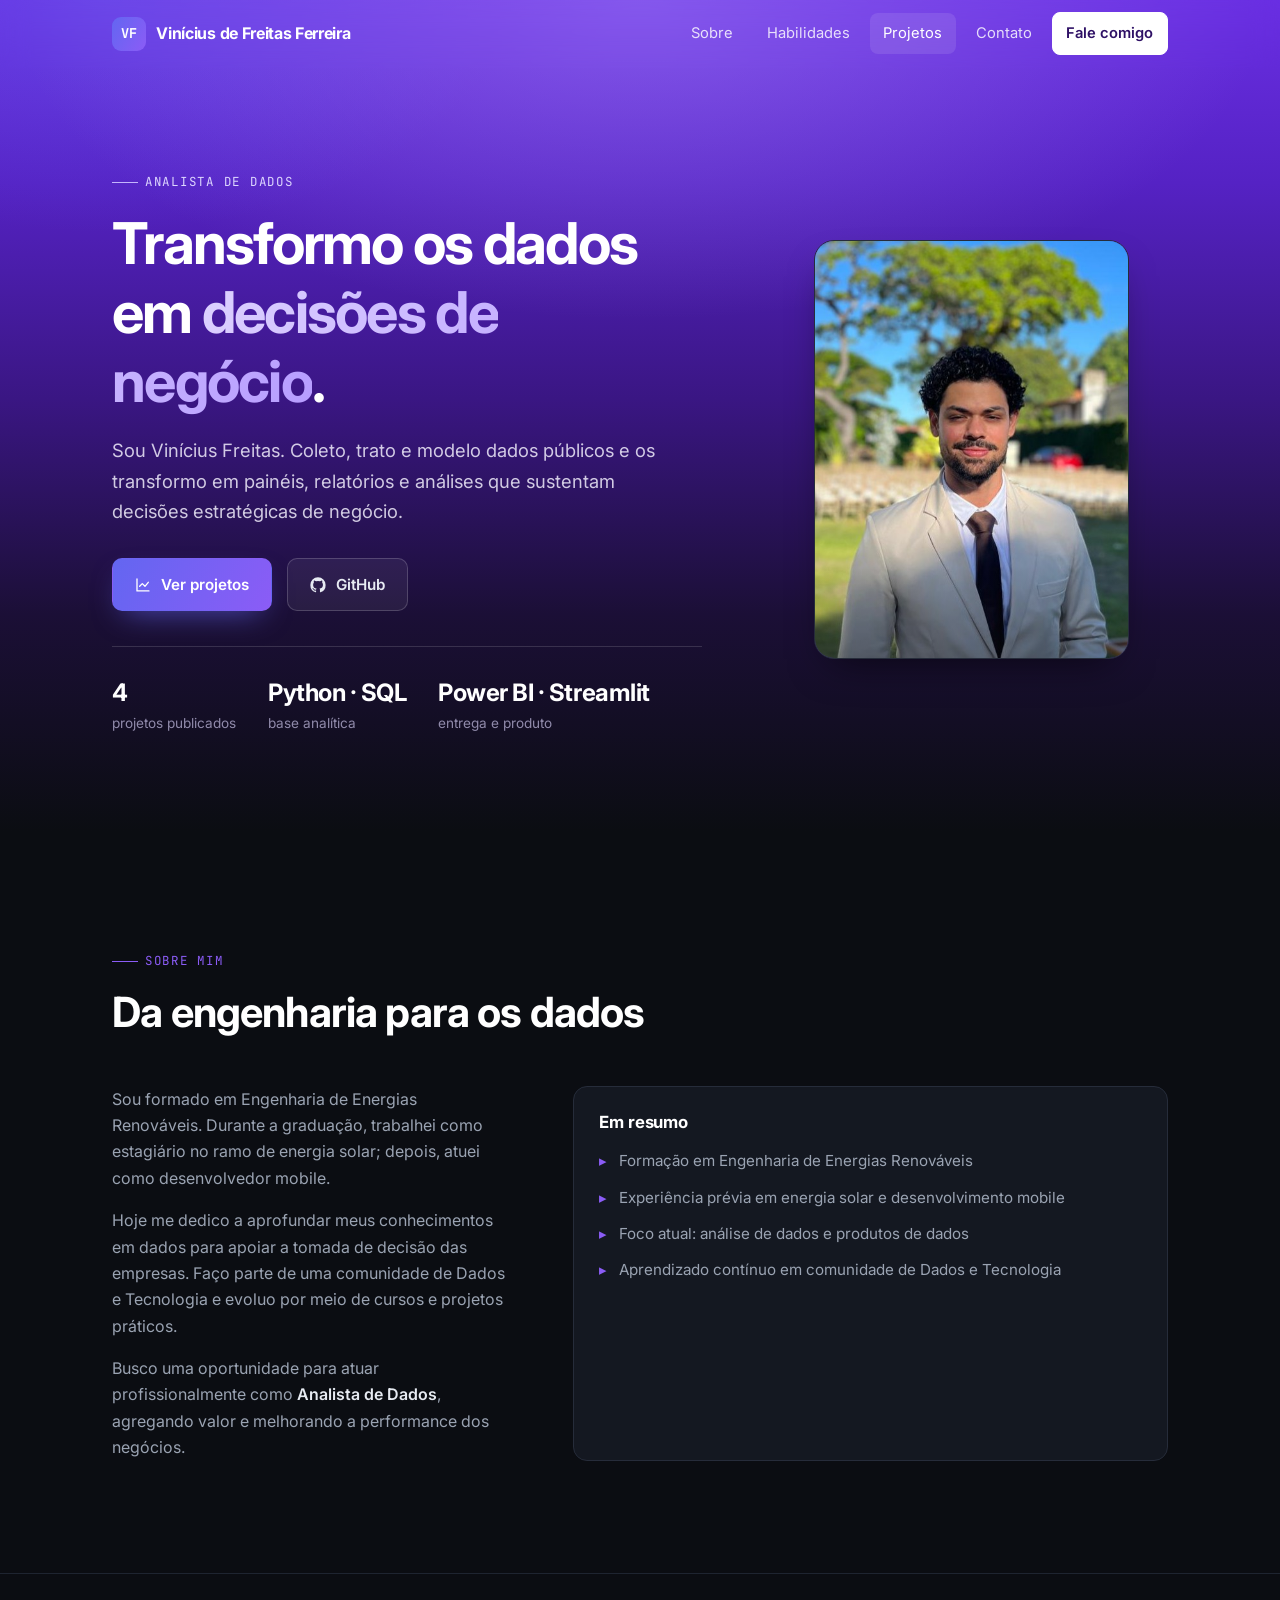
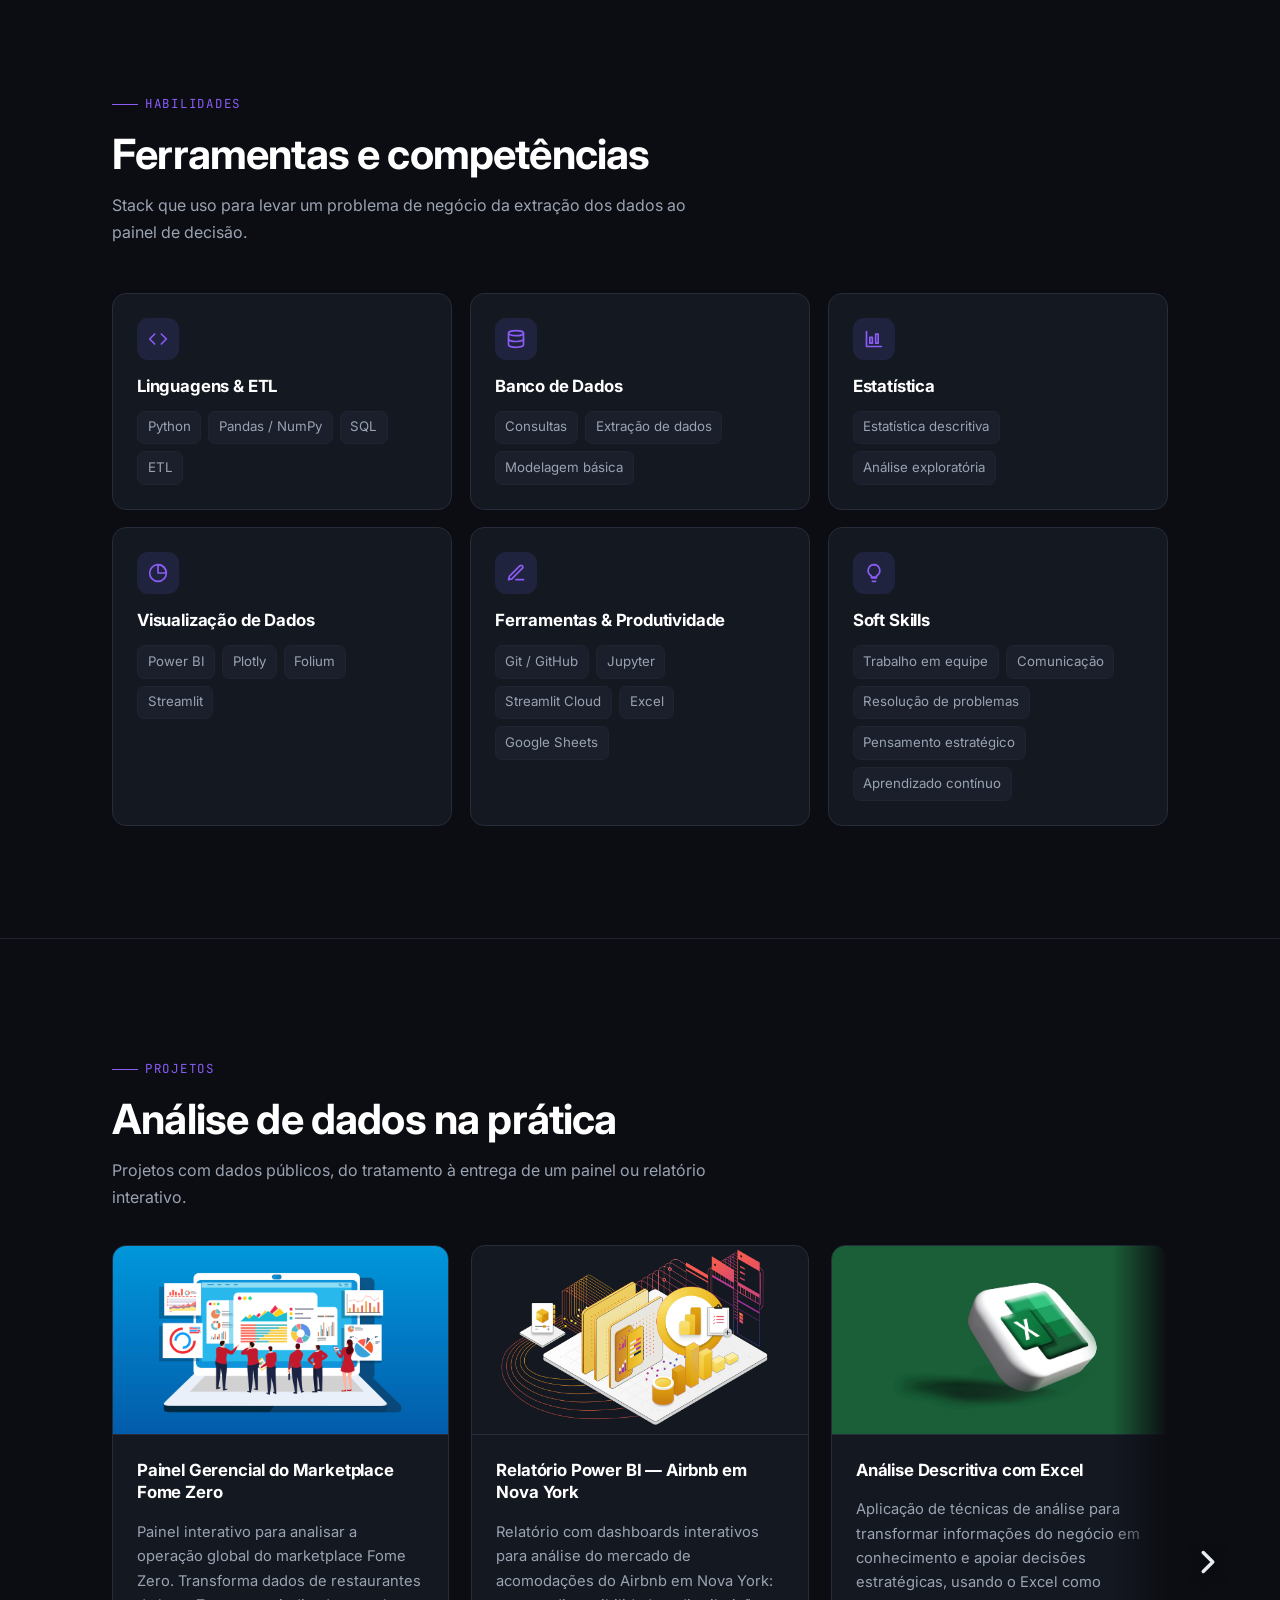
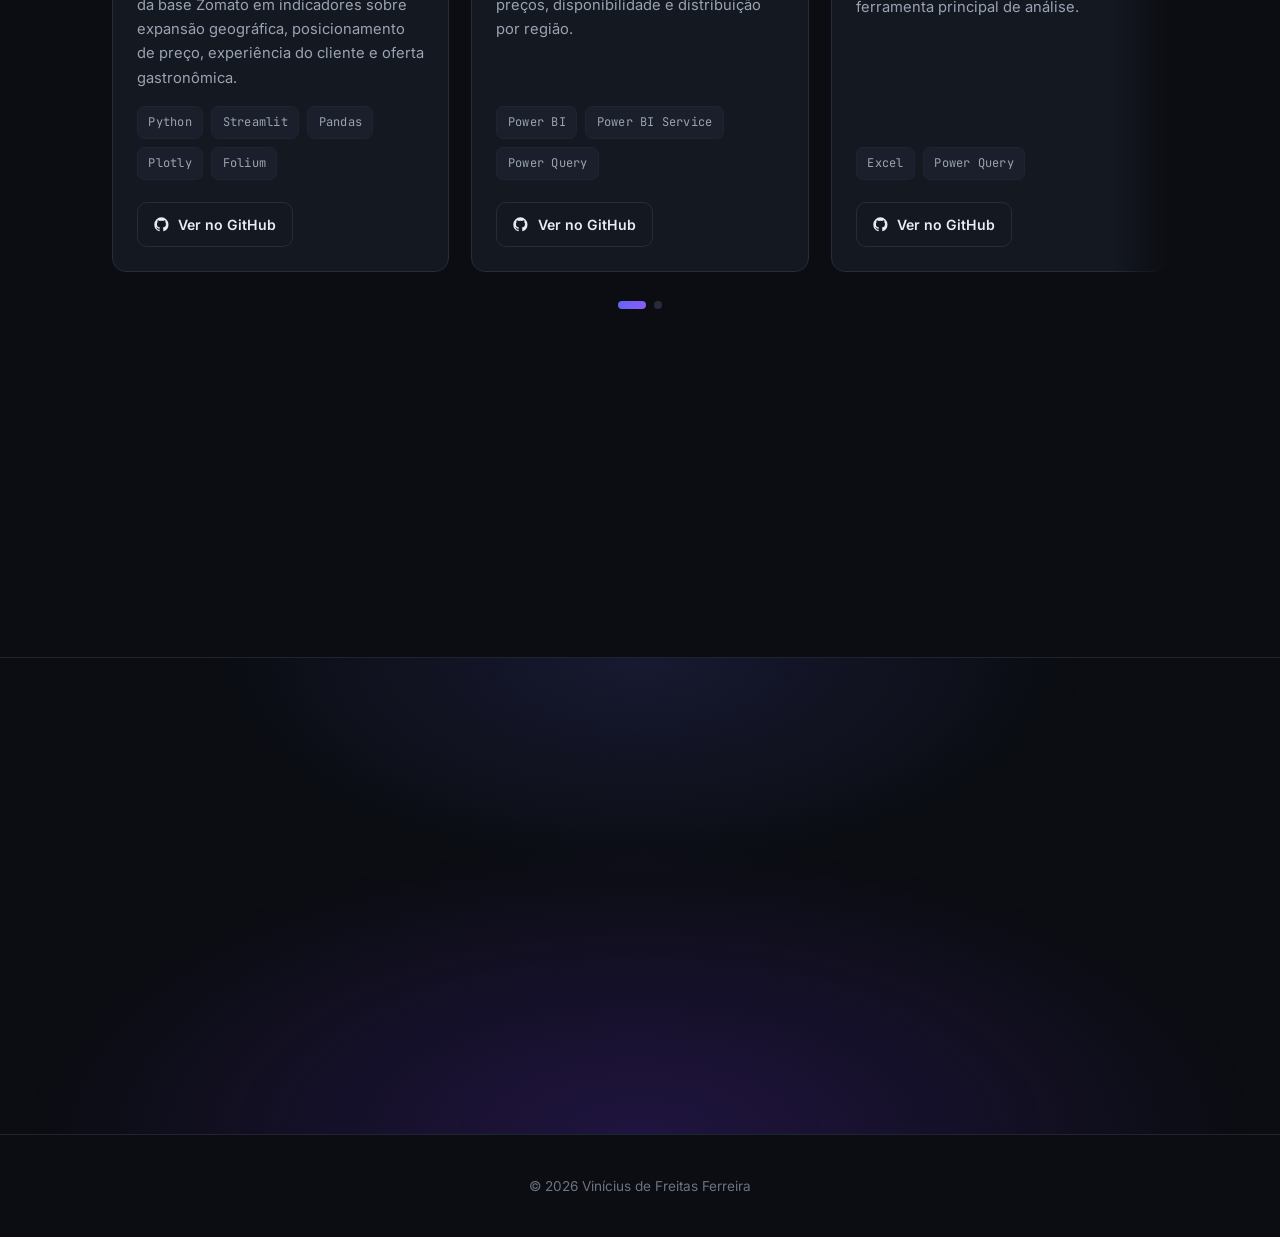
<file: index.html>
<!DOCTYPE html>
<html lang="pt-BR">
<head>
	<meta charset="utf-8" />
	<meta name="viewport" content="width=device-width, initial-scale=1" />
	<title>Vinícius de Freitas Ferreira — Analista de Dados</title>
	<meta name="description" content="Portfólio de Vinícius de Freitas Ferreira: projetos de análise de dados, dashboards e relatórios com Python, SQL, Power BI e Streamlit." />
	<meta name="color-scheme" content="dark" />

	<meta property="og:title" content="Vinícius de Freitas Ferreira — Analista de Dados" />
	<meta property="og:description" content="Projetos de análise de dados, dashboards e relatórios com Python, SQL, Power BI e Streamlit." />
	<meta property="og:type" content="website" />

	<link rel="preconnect" href="https://fonts.googleapis.com" />
	<link rel="preconnect" href="https://fonts.gstatic.com" crossorigin />
	<link href="https://fonts.googleapis.com/css2?family=Inter:wght@400;500;600;700&family=JetBrains+Mono:wght@400;500&display=swap" rel="stylesheet" />
	<link rel="stylesheet" href="assets/css/style.css" />
</head>
<body>

	<!-- ===================== NAV ===================== -->
	<header class="nav" id="nav">
		<div class="container">
			<a href="#top" class="brand">
				<span class="mark">VF</span>
				<span class="full">Vinícius de Freitas Ferreira</span>
			</a>

			<button class="nav-toggle" id="navToggle" aria-label="Abrir menu" aria-expanded="false" aria-controls="navLinks">
				<span></span>
			</button>

			<nav class="nav-links" id="navLinks">
				<a href="#sobre">Sobre</a>
				<a href="#habilidades">Habilidades</a>
				<a href="#projetos">Projetos</a>
				<a href="#contato">Contato</a>
				<a href="#contato" class="nav-cta">Fale comigo</a>
			</nav>
		</div>
	</header>

	<main id="top">

		<!-- ===================== HERO ===================== -->
		<section class="hero">
			<div class="container hero-grid">
				<div>
					<span class="eyebrow">Analista de Dados</span>
					<h1>Transformo os dados em <span class="grad-text">decisões de negócio</span>.</h1>
					<p class="lead">
						Sou Vinícius Freitas. Coleto, trato e modelo dados públicos e os transformo em
						painéis, relatórios e análises que sustentam decisões estratégicas de negócio.
					</p>
					<div class="hero-actions">
						<a href="#projetos" class="btn btn-primary">
							<svg viewBox="0 0 24 24" fill="none" stroke="currentColor" stroke-width="2" stroke-linecap="round" stroke-linejoin="round"><path d="M3 3v18h18"/><path d="m7 14 4-4 4 4 5-6"/></svg>
							Ver projetos
						</a>
						<a href="https://github.com/v7freitas" class="btn btn-ghost" target="_blank" rel="noopener noreferrer">
							<svg viewBox="0 0 24 24" fill="currentColor"><path d="M12 .5A11.5 11.5 0 0 0 .5 12a11.5 11.5 0 0 0 7.86 10.94c.58.1.79-.25.79-.56v-2c-3.2.7-3.88-1.37-3.88-1.37-.53-1.34-1.3-1.7-1.3-1.7-1.06-.72.08-.71.08-.71 1.17.08 1.78 1.2 1.78 1.2 1.04 1.79 2.73 1.27 3.4.97.1-.76.4-1.27.73-1.56-2.55-.29-5.24-1.28-5.24-5.7 0-1.26.45-2.29 1.19-3.1-.12-.3-.52-1.48.11-3.08 0 0 .97-.31 3.18 1.18a11 11 0 0 1 5.8 0c2.2-1.5 3.17-1.18 3.17-1.18.63 1.6.24 2.78.12 3.08.74.81 1.18 1.84 1.18 3.1 0 4.43-2.69 5.4-5.25 5.69.41.35.78 1.05.78 2.12v3.14c0 .31.2.67.8.56A11.5 11.5 0 0 0 23.5 12 11.5 11.5 0 0 0 12 .5Z"/></svg>
							GitHub
						</a>
					</div>
					<div class="hero-stats">
						<div><b>4</b><span>projetos publicados</span></div>
						<div><b>Python · SQL</b><span>base analítica</span></div>
						<div><b>Power BI · Streamlit</b><span>entrega e produto</span></div>
					</div>
				</div>

				<div class="hero-photo">
					<img src="images/perfil6.jpeg" alt="Retrato de Vinícius de Freitas Ferreira" />
				</div>
			</div>
		</section>

		<!-- ===================== SOBRE ===================== -->
		<section class="block" id="sobre">
			<div class="container">
				<div class="section-head">
					<span class="eyebrow">Sobre mim</span>
					<h2>Da engenharia para os dados</h2>
				</div>
				<div class="about-grid">
					<div class="lead-col">
						<p>
							Sou formado em Engenharia de Energias Renováveis. Durante a graduação,
							trabalhei como estagiário no ramo de energia solar; depois, atuei como
							desenvolvedor mobile.
						</p>
						<p>
							Hoje me dedico a aprofundar meus conhecimentos em dados para apoiar a
							tomada de decisão das empresas. Faço parte de uma comunidade de Dados
							e Tecnologia e evoluo por meio de cursos e projetos práticos.
						</p>
						<p>
							Busco uma oportunidade para atuar profissionalmente como <strong>Analista
							de Dados</strong>, agregando valor e melhorando a performance dos negócios.
						</p>
					</div>
					<aside class="about-card">
						<h4>Em resumo</h4>
						<ul>
							<li>Formação em Engenharia de Energias Renováveis</li>
							<li>Experiência prévia em energia solar e desenvolvimento mobile</li>
							<li>Foco atual: análise de dados e produtos de dados</li>
							<li>Aprendizado contínuo em comunidade de Dados e Tecnologia</li>
						</ul>
					</aside>
				</div>
			</div>
		</section>

		<!-- ===================== HABILIDADES ===================== -->
		<section class="block" id="habilidades">
			<div class="container">
				<div class="section-head">
					<span class="eyebrow">Habilidades</span>
					<h2>Ferramentas e competências</h2>
					<p>Stack que uso para levar um problema de negócio da extração dos dados ao painel de decisão.</p>
				</div>

				<div class="skill-grid">
					<article class="skill-card">
						<div class="ico"><svg viewBox="0 0 24 24" fill="none" stroke="currentColor" stroke-width="2" stroke-linecap="round" stroke-linejoin="round"><path d="m16 18 6-6-6-6"/><path d="m8 6-6 6 6 6"/></svg></div>
						<h4>Linguagens &amp; ETL</h4>
						<ul><li>Python</li><li>Pandas / NumPy</li><li>SQL</li><li>ETL</li></ul>
					</article>
					<article class="skill-card">
						<div class="ico"><svg viewBox="0 0 24 24" fill="none" stroke="currentColor" stroke-width="2" stroke-linecap="round" stroke-linejoin="round"><ellipse cx="12" cy="5" rx="9" ry="3"/><path d="M3 5v14a9 3 0 0 0 18 0V5"/><path d="M3 12a9 3 0 0 0 18 0"/></svg></div>
						<h4>Banco de Dados</h4>
						<ul><li>Consultas</li><li>Extração de dados</li><li>Modelagem básica</li></ul>
					</article>
					<article class="skill-card">
						<div class="ico"><svg viewBox="0 0 24 24" fill="none" stroke="currentColor" stroke-width="2" stroke-linecap="round" stroke-linejoin="round"><path d="M3 3v18h18"/><rect x="7" y="10" width="3" height="7"/><rect x="14" y="6" width="3" height="11"/></svg></div>
						<h4>Estatística</h4>
						<ul><li>Estatística descritiva</li><li>Análise exploratória</li></ul>
					</article>
					<article class="skill-card">
						<div class="ico"><svg viewBox="0 0 24 24" fill="none" stroke="currentColor" stroke-width="2" stroke-linecap="round" stroke-linejoin="round"><circle cx="12" cy="12" r="10"/><path d="M12 2a10 10 0 0 1 10 10H12Z"/></svg></div>
						<h4>Visualização de Dados</h4>
						<ul><li>Power BI</li><li>Plotly</li><li>Folium</li><li>Streamlit</li></ul>
					</article>
					<article class="skill-card">
						<div class="ico"><svg viewBox="0 0 24 24" fill="none" stroke="currentColor" stroke-width="2" stroke-linecap="round" stroke-linejoin="round"><path d="M12 20h9"/><path d="M16.5 3.5a2.1 2.1 0 0 1 3 3L7 19l-4 1 1-4Z"/></svg></div>
						<h4>Ferramentas &amp; Produtividade</h4>
						<ul><li>Git / GitHub</li><li>Jupyter</li><li>Streamlit Cloud</li><li>Excel</li><li>Google Sheets</li></ul>
					</article>
					<article class="skill-card">
						<div class="ico"><svg viewBox="0 0 24 24" fill="none" stroke="currentColor" stroke-width="2" stroke-linecap="round" stroke-linejoin="round"><path d="M9 18h6"/><path d="M10 22h4"/><path d="M12 2a7 7 0 0 0-4 12.7c.6.5 1 1.3 1 2.3h6c0-1 .4-1.8 1-2.3A7 7 0 0 0 12 2Z"/></svg></div>
						<h4>Soft Skills</h4>
						<ul><li>Trabalho em equipe</li><li>Comunicação</li><li>Resolução de problemas</li><li>Pensamento estratégico</li><li>Aprendizado contínuo</li></ul>
					</article>
				</div>
			</div>
		</section>

		<!-- ===================== PROJETOS ===================== -->
		<section class="block" id="projetos">
			<div class="container">
				<div class="carousel" data-carousel>
				<div class="carousel-head">
					<div class="section-head">
						<span class="eyebrow">Projetos</span>
						<h2>Análise de dados na prática</h2>
						<p>Projetos com dados públicos, do tratamento à entrega de um painel ou relatório interativo.</p>
					</div>
				</div>

				<div class="carousel-stage">
				<button type="button" class="carousel-btn carousel-btn--prev" data-carousel-prev aria-label="Projetos anteriores">
					<svg viewBox="0 0 24 24" fill="none" stroke="currentColor" stroke-width="2" stroke-linecap="round" stroke-linejoin="round"><path d="m15 18-6-6 6-6"/></svg>
				</button>
				<button type="button" class="carousel-btn carousel-btn--next" data-carousel-next aria-label="Próximos projetos">
					<svg viewBox="0 0 24 24" fill="none" stroke="currentColor" stroke-width="2" stroke-linecap="round" stroke-linejoin="round"><path d="m9 18 6-6-6-6"/></svg>
				</button>
				<div class="carousel-viewport">
				<div class="carousel-track" data-carousel-track tabindex="0" role="region" aria-roledescription="carrossel" aria-label="Projetos">

					<article class="project-card">
						<a class="thumb" href="https://github.com/v7freitas/fome_zero_streamlit" target="_blank" rel="noopener noreferrer">
							<img src="images/Data-Driven.jpg" alt="Painel do marketplace Fome Zero" />
						</a>
						<div class="body">
							<h4>Painel Gerencial do Marketplace Fome Zero</h4>
							<p>
								Painel interativo para analisar a operação global do marketplace Fome Zero.
								Transforma dados de restaurantes da base Zomato em indicadores sobre expansão
								geográfica, posicionamento de preço, experiência do cliente e oferta gastronômica.
							</p>
							<div class="tags">
								<span class="tag">Python</span><span class="tag">Streamlit</span>
								<span class="tag">Pandas</span><span class="tag">Plotly</span><span class="tag">Folium</span>
							</div>
							<div class="card-foot">
								<a class="btn btn-ghost btn-sm" href="https://github.com/v7freitas/fome_zero_streamlit" target="_blank" rel="noopener noreferrer">
									<svg viewBox="0 0 24 24" fill="currentColor"><path d="M12 .5A11.5 11.5 0 0 0 .5 12a11.5 11.5 0 0 0 7.86 10.94c.58.1.79-.25.79-.56v-2c-3.2.7-3.88-1.37-3.88-1.37-.53-1.34-1.3-1.7-1.3-1.7-1.06-.72.08-.71.08-.71 1.17.08 1.78 1.2 1.78 1.2 1.04 1.79 2.73 1.27 3.4.97.1-.76.4-1.27.73-1.56-2.55-.29-5.24-1.28-5.24-5.7 0-1.26.45-2.29 1.19-3.1-.12-.3-.52-1.48.11-3.08 0 0 .97-.31 3.18 1.18a11 11 0 0 1 5.8 0c2.2-1.5 3.17-1.18 3.17-1.18.63 1.6.24 2.78.12 3.08.74.81 1.18 1.84 1.18 3.1 0 4.43-2.69 5.4-5.25 5.69.41.35.78 1.05.78 2.12v3.14c0 .31.2.67.8.56A11.5 11.5 0 0 0 23.5 12 11.5 11.5 0 0 0 12 .5Z"/></svg>
									Ver no GitHub
								</a>
							</div>
						</div>
					</article>

					<article class="project-card">
						<a class="thumb" href="https://github.com/v7freitas/airbnb_pbix" target="_blank" rel="noopener noreferrer">
							<img src="images/power-bi-overview.png" alt="Dashboard do Airbnb no Power BI" />
						</a>
						<div class="body">
							<h4>Relatório Power BI — Airbnb em Nova York</h4>
							<p>
								Relatório com dashboards interativos para análise do mercado de acomodações
								do Airbnb em Nova York: preços, disponibilidade e distribuição por região.
							</p>
							<div class="tags">
								<span class="tag">Power BI</span><span class="tag">Power BI Service</span>
								<span class="tag">Power Query</span>
							</div>
							<div class="card-foot">
								<a class="btn btn-ghost btn-sm" href="https://github.com/v7freitas/airbnb_pbix" target="_blank" rel="noopener noreferrer">
									<svg viewBox="0 0 24 24" fill="currentColor"><path d="M12 .5A11.5 11.5 0 0 0 .5 12a11.5 11.5 0 0 0 7.86 10.94c.58.1.79-.25.79-.56v-2c-3.2.7-3.88-1.37-3.88-1.37-.53-1.34-1.3-1.7-1.3-1.7-1.06-.72.08-.71.08-.71 1.17.08 1.78 1.2 1.78 1.2 1.04 1.79 2.73 1.27 3.4.97.1-.76.4-1.27.73-1.56-2.55-.29-5.24-1.28-5.24-5.7 0-1.26.45-2.29 1.19-3.1-.12-.3-.52-1.48.11-3.08 0 0 .97-.31 3.18 1.18a11 11 0 0 1 5.8 0c2.2-1.5 3.17-1.18 3.17-1.18.63 1.6.24 2.78.12 3.08.74.81 1.18 1.84 1.18 3.1 0 4.43-2.69 5.4-5.25 5.69.41.35.78 1.05.78 2.12v3.14c0 .31.2.67.8.56A11.5 11.5 0 0 0 23.5 12 11.5 11.5 0 0 0 12 .5Z"/></svg>
									Ver no GitHub
								</a>
							</div>
						</div>
					</article>

					<article class="project-card">
						<a class="thumb" href="https://github.com/v7freitas/SuperStore.xlsx" target="_blank" rel="noopener noreferrer">
							<img src="images/excel.jpg" alt="Análise descritiva no Excel" />
						</a>
						<div class="body">
							<h4>Análise Descritiva com Excel</h4>
							<p>
								Aplicação de técnicas de análise para transformar informações do negócio em
								conhecimento e apoiar decisões estratégicas, usando o Excel como ferramenta
								principal de análise.
							</p>
							<div class="tags">
								<span class="tag">Excel</span><span class="tag">Power Query</span>
							</div>
							<div class="card-foot">
								<a class="btn btn-ghost btn-sm" href="https://github.com/v7freitas/SuperStore.xlsx" target="_blank" rel="noopener noreferrer">
									<svg viewBox="0 0 24 24" fill="currentColor"><path d="M12 .5A11.5 11.5 0 0 0 .5 12a11.5 11.5 0 0 0 7.86 10.94c.58.1.79-.25.79-.56v-2c-3.2.7-3.88-1.37-3.88-1.37-.53-1.34-1.3-1.7-1.3-1.7-1.06-.72.08-.71.08-.71 1.17.08 1.78 1.2 1.78 1.2 1.04 1.79 2.73 1.27 3.4.97.1-.76.4-1.27.73-1.56-2.55-.29-5.24-1.28-5.24-5.7 0-1.26.45-2.29 1.19-3.1-.12-.3-.52-1.48.11-3.08 0 0 .97-.31 3.18 1.18a11 11 0 0 1 5.8 0c2.2-1.5 3.17-1.18 3.17-1.18.63 1.6.24 2.78.12 3.08.74.81 1.18 1.84 1.18 3.1 0 4.43-2.69 5.4-5.25 5.69.41.35.78 1.05.78 2.12v3.14c0 .31.2.67.8.56A11.5 11.5 0 0 0 23.5 12 11.5 11.5 0 0 0 12 .5Z"/></svg>
									Ver no GitHub
								</a>
							</div>
						</div>
					</article>

					<article class="project-card">
						<a class="thumb" href="https://github.com/v7freitas/curry_company" target="_blank" rel="noopener noreferrer">
							<img src="images/data-driven.png" alt="Painel da Curry Company" />
						</a>
						<div class="body">
							<h4>Painel Gerencial do Marketplace Curry Company</h4>
							<p>
								Painel interativo para acompanhar métricas operacionais da Curry Company,
								um marketplace de delivery, com indicadores e visualizações para apoiar a
								análise do negócio.
							</p>
							<div class="tags">
								<span class="tag">Python</span><span class="tag">Streamlit</span>
								<span class="tag">Pandas</span><span class="tag">Plotly</span><span class="tag">Folium</span>
							</div>
							<div class="card-foot">
								<a class="btn btn-ghost btn-sm" href="https://github.com/v7freitas/curry_company" target="_blank" rel="noopener noreferrer">
									<svg viewBox="0 0 24 24" fill="currentColor"><path d="M12 .5A11.5 11.5 0 0 0 .5 12a11.5 11.5 0 0 0 7.86 10.94c.58.1.79-.25.79-.56v-2c-3.2.7-3.88-1.37-3.88-1.37-.53-1.34-1.3-1.7-1.3-1.7-1.06-.72.08-.71.08-.71 1.17.08 1.78 1.2 1.78 1.2 1.04 1.79 2.73 1.27 3.4.97.1-.76.4-1.27.73-1.56-2.55-.29-5.24-1.28-5.24-5.7 0-1.26.45-2.29 1.19-3.1-.12-.3-.52-1.48.11-3.08 0 0 .97-.31 3.18 1.18a11 11 0 0 1 5.8 0c2.2-1.5 3.17-1.18 3.17-1.18.63 1.6.24 2.78.12 3.08.74.81 1.18 1.84 1.18 3.1 0 4.43-2.69 5.4-5.25 5.69.41.35.78 1.05.78 2.12v3.14c0 .31.2.67.8.56A11.5 11.5 0 0 0 23.5 12 11.5 11.5 0 0 0 12 .5Z"/></svg>
									Ver no GitHub
								</a>
							</div>
						</div>
					</article>

				</div>
				</div>
				</div>

				<div class="carousel-dots" data-carousel-dots role="tablist" aria-label="Navegar pelos projetos"></div>
				</div>

				<div class="pbi-banner">
					<div>
						<span class="eyebrow">Em destaque</span>
						<h4>Hashtag Eletro — Análise de Vendas</h4>
						<p>Faturamento, lucro e margem de uma varejista de eletrônicos, com comparativo anual e desempenho por continente. Veja esse e outros relatórios Power BI incorporados, com os painéis interativos originais — sem sair do navegador.</p>
					</div>
					<a href="relatorios-powerbi.html#relatorio-hashtag-eletro" class="btn btn-primary">
						<svg viewBox="0 0 24 24" fill="none" stroke="currentColor" stroke-width="2" stroke-linecap="round" stroke-linejoin="round"><circle cx="12" cy="12" r="10"/><path d="M12 2a10 10 0 0 1 10 10H12Z"/></svg>
						Ver relatórios Power BI
					</a>
				</div>
			</div>
		</section>

		<!-- ===================== CONTATO ===================== -->
		<section class="block contact" id="contato">
			<div class="container">
				<div class="section-head">
					<span class="eyebrow">Contato</span>
					<h2>Vamos conversar</h2>
					<p>Estou aberto a oportunidades como Analista de Dados. Sinta-se à vontade para entrar em contato.</p>
				</div>
				<div class="contact-actions">
					<a class="btn btn-primary" href="mailto:vff2804@gmail.com">
						<svg viewBox="0 0 24 24" fill="none" stroke="currentColor" stroke-width="2" stroke-linecap="round" stroke-linejoin="round"><rect x="2" y="4" width="20" height="16" rx="2"/><path d="m22 6-10 7L2 6"/></svg>
						vff2804@gmail.com
					</a>
					<a class="btn btn-ghost" href="https://www.linkedin.com/in/viniciusfreitasf" target="_blank" rel="noopener noreferrer">
						<svg viewBox="0 0 24 24" fill="currentColor"><path d="M20.45 20.45h-3.56v-5.57c0-1.33-.03-3.04-1.85-3.04-1.85 0-2.14 1.45-2.14 2.94v5.67H9.35V9h3.41v1.56h.05c.48-.9 1.64-1.85 3.37-1.85 3.6 0 4.27 2.37 4.27 5.46v6.28ZM5.34 7.43a2.07 2.07 0 1 1 0-4.14 2.07 2.07 0 0 1 0 4.14ZM7.12 20.45H3.55V9h3.57v11.45ZM22.22 0H1.77C.79 0 0 .77 0 1.72v20.56C0 23.23.79 24 1.77 24h20.45c.98 0 1.78-.77 1.78-1.72V1.72C24 .77 23.2 0 22.22 0Z"/></svg>
						LinkedIn
					</a>
					<a class="btn btn-ghost" href="https://github.com/v7freitas" target="_blank" rel="noopener noreferrer">
						<svg viewBox="0 0 24 24" fill="currentColor"><path d="M12 .5A11.5 11.5 0 0 0 .5 12a11.5 11.5 0 0 0 7.86 10.94c.58.1.79-.25.79-.56v-2c-3.2.7-3.88-1.37-3.88-1.37-.53-1.34-1.3-1.7-1.3-1.7-1.06-.72.08-.71.08-.71 1.17.08 1.78 1.2 1.78 1.2 1.04 1.79 2.73 1.27 3.4.97.1-.76.4-1.27.73-1.56-2.55-.29-5.24-1.28-5.24-5.7 0-1.26.45-2.29 1.19-3.1-.12-.3-.52-1.48.11-3.08 0 0 .97-.31 3.18 1.18a11 11 0 0 1 5.8 0c2.2-1.5 3.17-1.18 3.17-1.18.63 1.6.24 2.78.12 3.08.74.81 1.18 1.84 1.18 3.1 0 4.43-2.69 5.4-5.25 5.69.41.35.78 1.05.78 2.12v3.14c0 .31.2.67.8.56A11.5 11.5 0 0 0 23.5 12 11.5 11.5 0 0 0 12 .5Z"/></svg>
						GitHub
					</a>
				</div>
			</div>
		</section>

	</main>

	<footer class="site-footer">
		<div class="container">
			<span>&copy; <span id="year">2026</span> Vinícius de Freitas Ferreira</span>		</div>
	</footer>

	<script src="assets/js/app.js"></script>
</body>
</html>
</file>
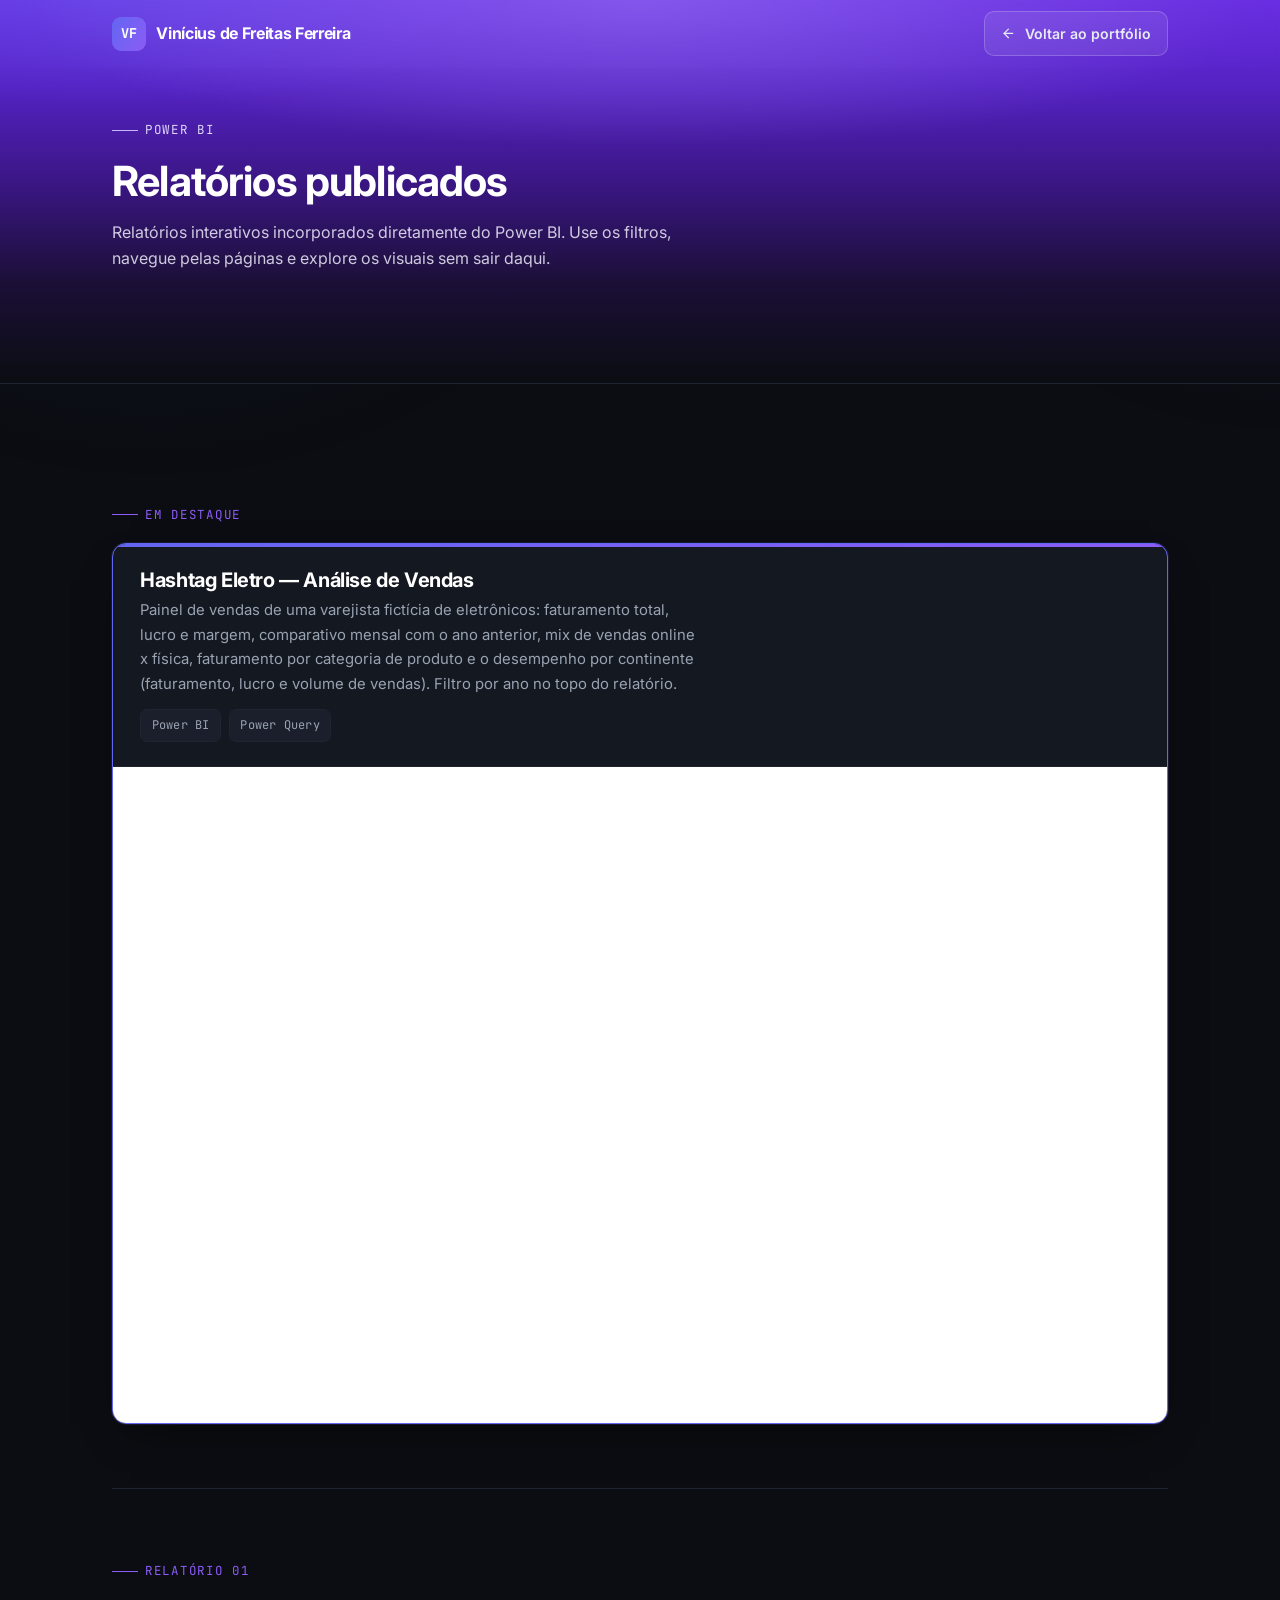
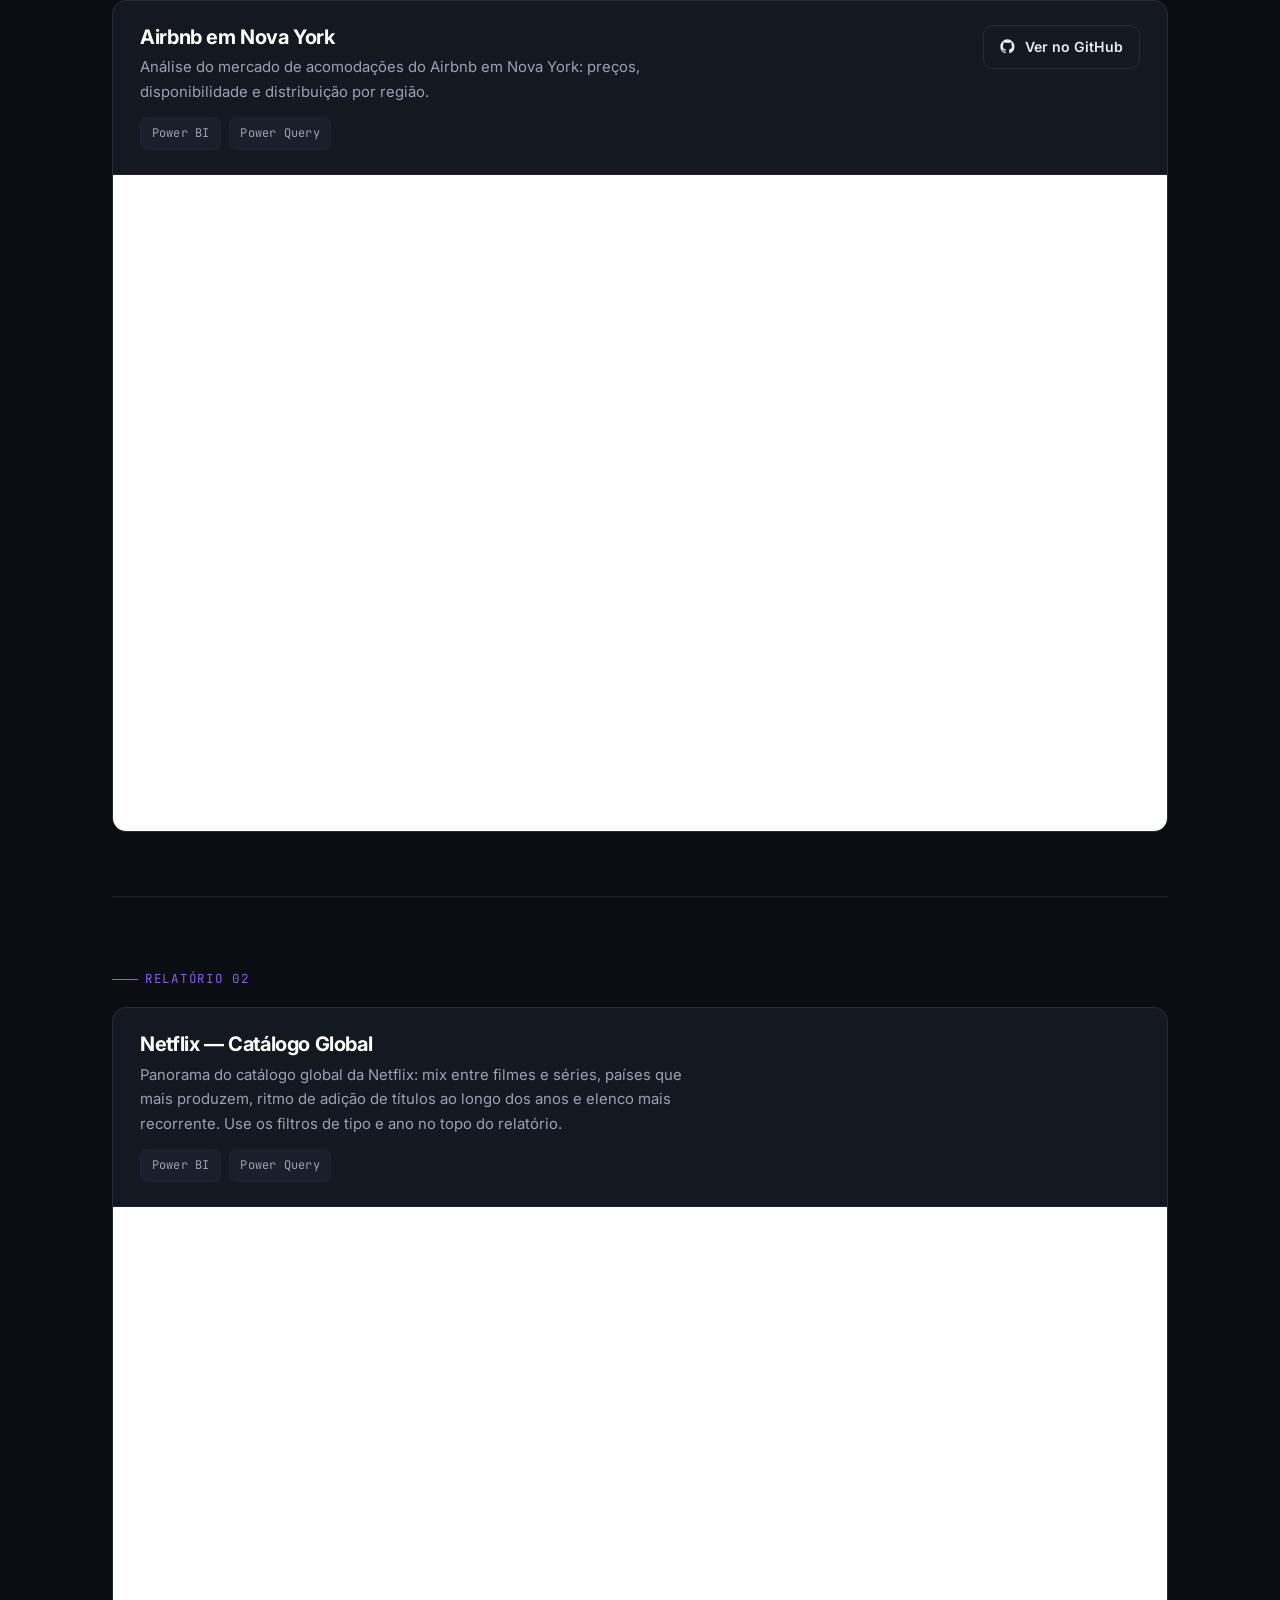
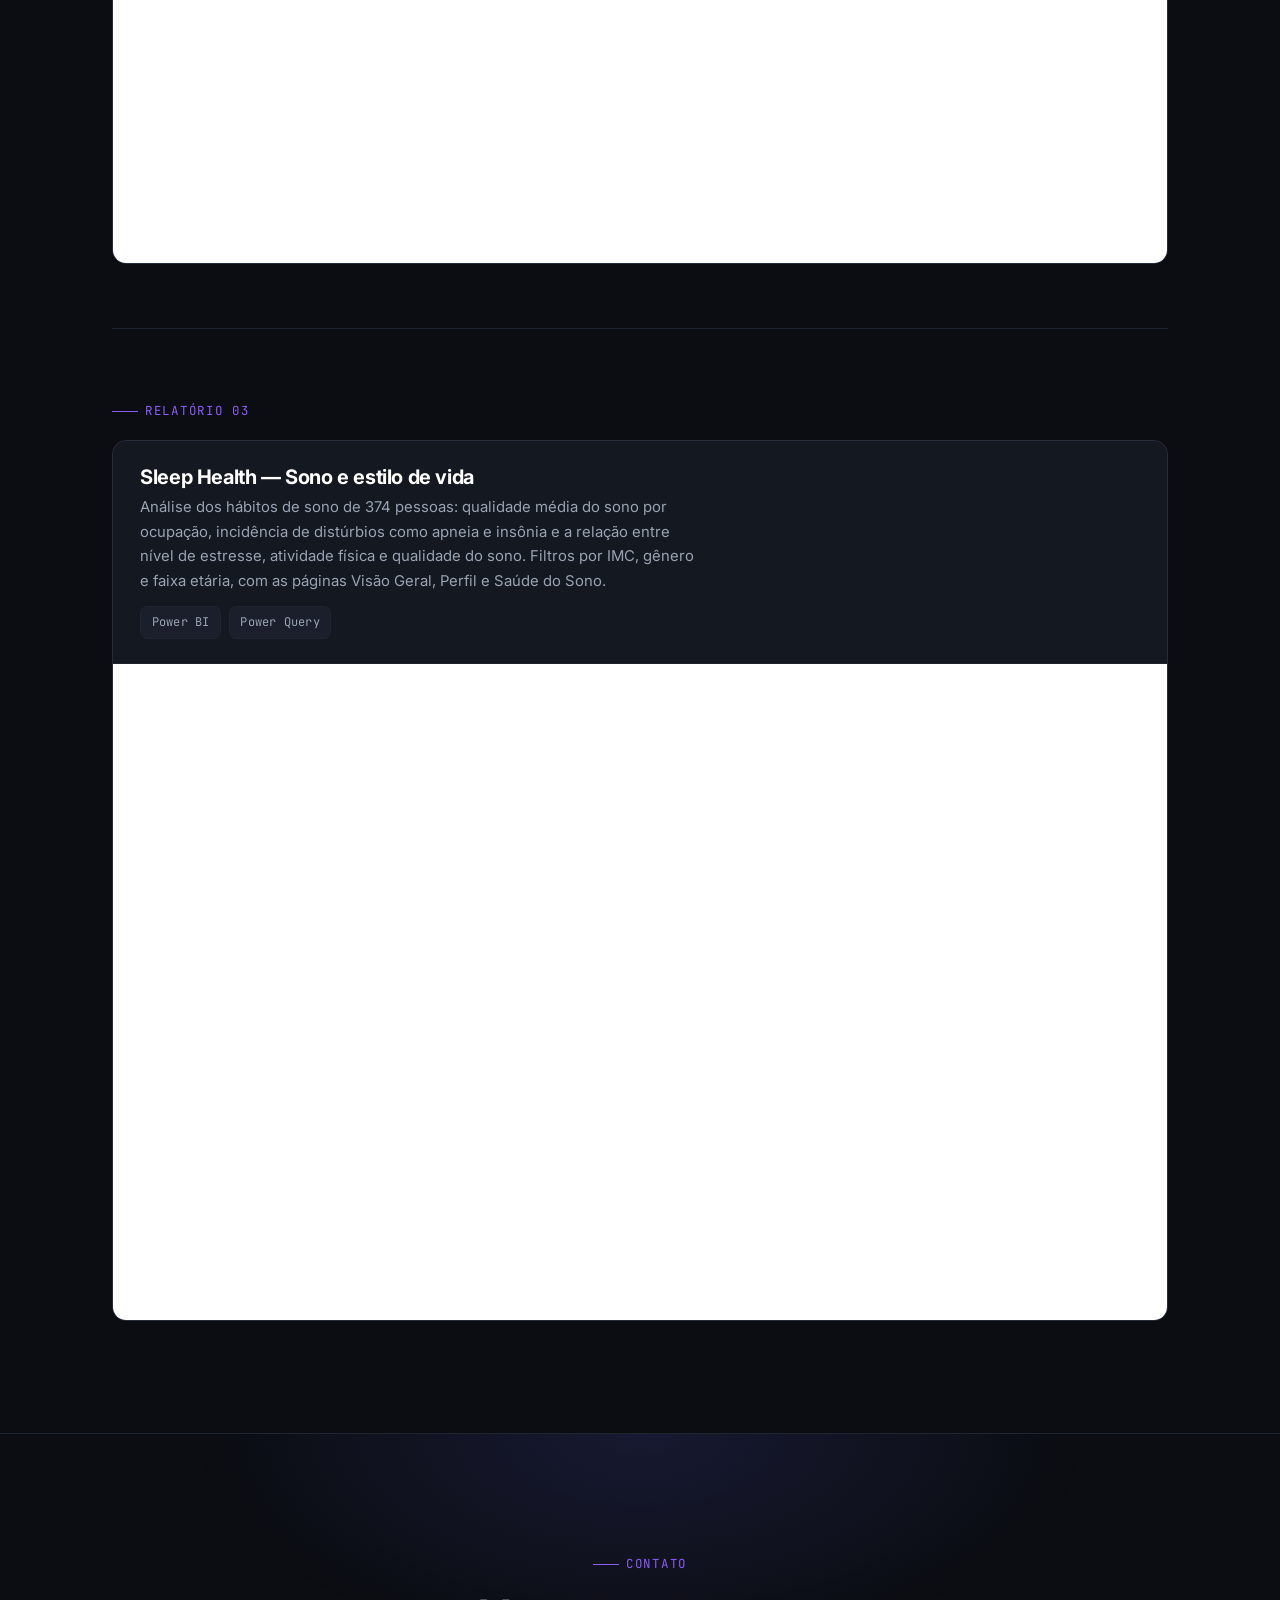
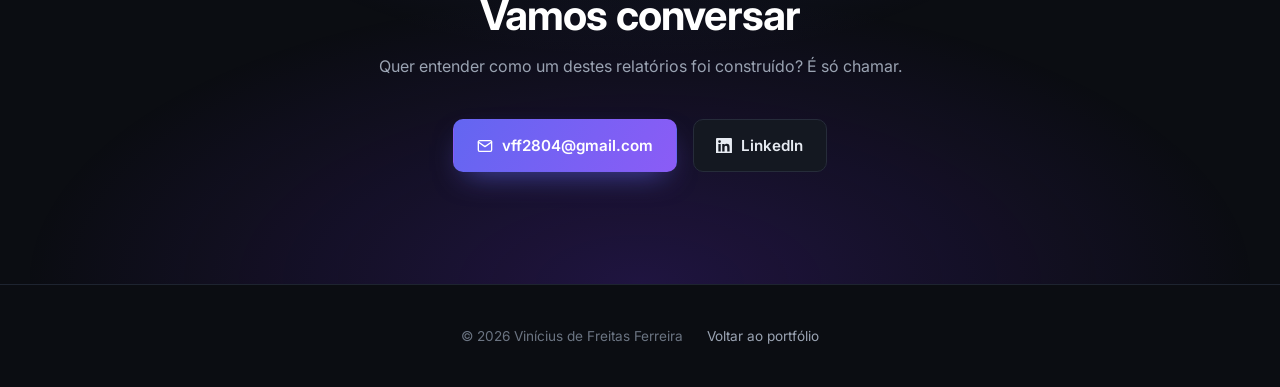
<file: relatorios-powerbi.html>
<!DOCTYPE html>
<html lang="pt-BR">
<head>
	<meta charset="utf-8" />
	<meta name="viewport" content="width=device-width, initial-scale=1" />
	<title>Relatórios Power BI — Vinícius Freitas</title>
	<meta name="description" content="Relatórios de Power BI publicados por Vinícius Freitas, incorporados diretamente do Power BI Service." />
	<meta name="color-scheme" content="dark" />

	<meta property="og:title" content="Relatórios Power BI — Vinícius Freitas" />
	<meta property="og:description" content="Relatórios de Power BI publicados e incorporados diretamente do Power BI Service." />
	<meta property="og:type" content="website" />

	<link rel="preconnect" href="https://fonts.googleapis.com" />
	<link rel="preconnect" href="https://fonts.gstatic.com" crossorigin />
	<link href="https://fonts.googleapis.com/css2?family=Inter:wght@400;500;600;700&family=JetBrains+Mono:wght@400;500&display=swap" rel="stylesheet" />
	<link rel="stylesheet" href="assets/css/style.css" />
</head>
<body>

	<!-- ===================== NAV ===================== -->
	<header class="nav" id="nav">
		<div class="container">
			<a href="index.html#top" class="brand">
				<span class="mark">VF</span>
				<span class="full">Vinícius de Freitas Ferreira</span>
			</a>

			<a href="index.html#projetos" class="btn btn-ghost btn-sm">
				<svg viewBox="0 0 24 24" fill="none" stroke="currentColor" stroke-width="2" stroke-linecap="round" stroke-linejoin="round"><path d="M19 12H5"/><path d="m12 19-7-7 7-7"/></svg>
				Voltar ao portfólio
			</a>
		</div>
	</header>

	<main id="top">

		<!-- ===================== INTRO ===================== -->
		<section class="block page-head">
			<div class="container">
				<div class="section-head">
					<span class="eyebrow">Power BI</span>
					<h2>Relatórios publicados</h2>
					<p>
						Relatórios interativos incorporados diretamente do Power BI. Use os filtros,
						navegue pelas páginas e explore os visuais sem sair daqui.
					</p>
				</div>
			</div>
		</section>

		<!-- ===================== RELATÓRIOS ===================== -->
		<section class="block pbi-section" id="relatorios">
			<div class="container">
				<div class="pbi-list">

					<!--
						COMO ADICIONAR UM RELATÓRIO
						1. No Power BI Service, abra o relatório e vá em: Arquivo › Inserir relatório ›
						   Publicar na web (público)  — ou  Inserir em um site ou portal.
						2. Copie o código <iframe ...> gerado.
						3. Duplique um <section class="pbi-item"> abaixo e cole o iframe dentro de .pbi-frame.
						   Remova width/height do iframe: o CSS já deixa o relatório responsivo.
						4. Atualize o número do <span class="eyebrow"> para manter a sequência.
						5. Para destacar o relatório mais recente/relevante, deixe-o em primeiro, troque
						   o eyebrow por "Em destaque" e adicione a classe pbi-card--featured no <article>.
					-->

					<!-- ---------- Destaque · Hashtag Eletro ---------- -->
					<section class="pbi-item" id="relatorio-hashtag-eletro">
						<span class="eyebrow">Em destaque</span>
						<article class="pbi-card pbi-card--featured">
							<div class="pbi-card-head">
								<div>
									<h3>Hashtag Eletro — Análise de Vendas</h3>
									<p>
										Painel de vendas de uma varejista fictícia de eletrônicos: faturamento
										total, lucro e margem, comparativo mensal com o ano anterior, mix de
										vendas online x física, faturamento por categoria de produto e o
										desempenho por continente (faturamento, lucro e volume de vendas).
										Filtro por ano no topo do relatório.
									</p>
									<div class="tags">
										<span class="tag">Power BI</span><span class="tag">Power Query</span>
									</div>
								</div>
							</div>
							<div class="pbi-frame">
								<iframe
									title="DashVendas"
									src="https://app.powerbi.com/view?r=eyJrIjoiMDVmNjZjYTctYjAwYy00ODhiLWEwOWItM2RmMWVlNGVjY2VkIiwidCI6ImIyODdiMTRiLWY0NTQtNGE3OS1iYzk3LWU4NDIzMWI5MDI5YyJ9"
									frameborder="0"
									allowfullscreen="true"
									loading="lazy"></iframe>
							</div>
						</article>
					</section>

					<!-- ---------- 01 · Airbnb ---------- -->
					<section class="pbi-item">
						<span class="eyebrow">Relatório 01</span>
						<article class="pbi-card">
							<div class="pbi-card-head">
								<div>
									<h3>Airbnb em Nova York</h3>
									<p>
										Análise do mercado de acomodações do Airbnb em Nova York: preços,
										disponibilidade e distribuição por região.
									</p>
									<div class="tags">
										<span class="tag">Power BI</span><span class="tag">Power Query</span>
									</div>
								</div>
								<a class="btn btn-ghost btn-sm" href="https://github.com/v7freitas/airbnb_pbix" target="_blank" rel="noopener noreferrer">
									<svg viewBox="0 0 24 24" fill="currentColor"><path d="M12 .5A11.5 11.5 0 0 0 .5 12a11.5 11.5 0 0 0 7.86 10.94c.58.1.79-.25.79-.56v-2c-3.2.7-3.88-1.37-3.88-1.37-.53-1.34-1.3-1.7-1.3-1.7-1.06-.72.08-.71.08-.71 1.17.08 1.78 1.2 1.78 1.2 1.04 1.79 2.73 1.27 3.4.97.1-.76.4-1.27.73-1.56-2.55-.29-5.24-1.28-5.24-5.7 0-1.26.45-2.29 1.19-3.1-.12-.3-.52-1.48.11-3.08 0 0 .97-.31 3.18 1.18a11 11 0 0 1 5.8 0c2.2-1.5 3.17-1.18 3.17-1.18.63 1.6.24 2.78.12 3.08.74.81 1.18 1.84 1.18 3.1 0 4.43-2.69 5.4-5.25 5.69.41.35.78 1.05.78 2.12v3.14c0 .31.2.67.8.56A11.5 11.5 0 0 0 23.5 12 11.5 11.5 0 0 0 12 .5Z"/></svg>
									Ver no GitHub
								</a>
							</div>
							<div class="pbi-frame">
								<iframe
									title="Airbnb_Analytics"
									src="https://app.powerbi.com/view?r=eyJrIjoiYjkyZDA0OTItNWNjOS00MGVlLTg5NDQtZDk3YmUxYzQ3Y2EzIiwidCI6ImIyODdiMTRiLWY0NTQtNGE3OS1iYzk3LWU4NDIzMWI5MDI5YyJ9"
									frameborder="0"
									allowfullscreen="true"
									loading="lazy"></iframe>
							</div>
						</article>
					</section>

					<!-- ---------- 02 · Netflix ---------- -->
					<section class="pbi-item">
						<span class="eyebrow">Relatório 02</span>
						<article class="pbi-card">
							<div class="pbi-card-head">
								<div>
									<h3>Netflix — Catálogo Global</h3>
									<p>
										Panorama do catálogo global da Netflix: mix entre filmes e séries, países
										que mais produzem, ritmo de adição de títulos ao longo dos anos e elenco
										mais recorrente. Use os filtros de tipo e ano no topo do relatório.
									</p>
									<div class="tags">
										<span class="tag">Power BI</span><span class="tag">Power Query</span>
									</div>
								</div>
							</div>
							<div class="pbi-frame">
								<iframe
									title="Netflix_Dash"
									src="https://app.powerbi.com/view?r=eyJrIjoiNjc0MGY2ZDMtZGMxYy00OWRlLWI1YmEtNDY0MzZhN2M0N2YzIiwidCI6ImIyODdiMTRiLWY0NTQtNGE3OS1iYzk3LWU4NDIzMWI5MDI5YyJ9"
									frameborder="0"
									allowfullscreen="true"
									loading="lazy"></iframe>
							</div>
						</article>
					</section>

					<!-- ---------- 03 · Sleep Health ---------- -->
					<section class="pbi-item">
						<span class="eyebrow">Relatório 03</span>
						<article class="pbi-card">
							<div class="pbi-card-head">
								<div>
									<h3>Sleep Health — Sono e estilo de vida</h3>
									<p>
										Análise dos hábitos de sono de 374 pessoas: qualidade média do sono por
										ocupação, incidência de distúrbios como apneia e insônia e a relação entre
										nível de estresse, atividade física e qualidade do sono. Filtros por IMC,
										gênero e faixa etária, com as páginas Visão Geral, Perfil e Saúde do Sono.
									</p>
									<div class="tags">
										<span class="tag">Power BI</span><span class="tag">Power Query</span>
									</div>
								</div>
							</div>
							<div class="pbi-frame">
								<iframe
									title="DashSleepHealth"
									src="https://app.powerbi.com/view?r=eyJrIjoiZDEzZjNjNGItMmE0YS00ZjhjLWEwOGItMmU4YjFhMTgyZWZkIiwidCI6ImIyODdiMTRiLWY0NTQtNGE3OS1iYzk3LWU4NDIzMWI5MDI5YyJ9"
									frameborder="0"
									allowfullscreen="true"
									loading="lazy"></iframe>
							</div>
						</article>
					</section>

				</div>
			</div>
		</section>

		<!-- ===================== CONTATO ===================== -->
		<section class="block contact">
			<div class="container">
				<div class="section-head">
					<span class="eyebrow">Contato</span>
					<h2>Vamos conversar</h2>
					<p>Quer entender como um destes relatórios foi construído? É só chamar.</p>
				</div>
				<div class="contact-actions">
					<a class="btn btn-primary" href="mailto:vff2804@gmail.com">
						<svg viewBox="0 0 24 24" fill="none" stroke="currentColor" stroke-width="2" stroke-linecap="round" stroke-linejoin="round"><rect x="2" y="4" width="20" height="16" rx="2"/><path d="m22 6-10 7L2 6"/></svg>
						vff2804@gmail.com
					</a>
					<a class="btn btn-ghost" href="https://www.linkedin.com/in/viniciusfreitasf" target="_blank" rel="noopener noreferrer">
						<svg viewBox="0 0 24 24" fill="currentColor"><path d="M20.45 20.45h-3.56v-5.57c0-1.33-.03-3.04-1.85-3.04-1.85 0-2.14 1.45-2.14 2.94v5.67H9.35V9h3.41v1.56h.05c.48-.9 1.64-1.85 3.37-1.85 3.6 0 4.27 2.37 4.27 5.46v6.28ZM5.34 7.43a2.07 2.07 0 1 1 0-4.14 2.07 2.07 0 0 1 0 4.14ZM7.12 20.45H3.55V9h3.57v11.45ZM22.22 0H1.77C.79 0 0 .77 0 1.72v20.56C0 23.23.79 24 1.77 24h20.45c.98 0 1.78-.77 1.78-1.72V1.72C24 .77 23.2 0 22.22 0Z"/></svg>
						LinkedIn
					</a>
				</div>
			</div>
		</section>

	</main>

	<footer class="site-footer">
		<div class="container">
			<span>&copy; <span id="year">2026</span> Vinícius de Freitas Ferreira</span>
			<span><a href="index.html#top">Voltar ao portfólio</a></span>
		</div>
	</footer>

	<script src="assets/js/app.js"></script>
</body>
</html>
</file>
<file: assets/css/style.css>
/* =========================================================
   Portfólio — Vinícius de Freitas Ferreira
   Tema escuro moderno · acento indigo/violeta
   ========================================================= */

:root {
	/* superfícies */
	--bg:            #0b0d12;
	--bg-soft:       #10131a;
	--surface:       #141821;
	--surface-2:     #1a1f2b;
	--border:        #262c3a;
	--border-soft:   #1e2430;

	/* texto */
	--text:          #e7ebf2;
	--text-muted:    #9aa3b2;
	--text-dim:      #6b7482;

	/* acento */
	--accent:        #6366f1;
	--accent-2:      #8b5cf6;
	--accent-soft:   rgba(99, 102, 241, 0.14);
	--accent-grad:   linear-gradient(120deg, #6366f1 0%, #8b5cf6 100%);

	/* gradiente do topo: violeta vivo que escurece até o fundo da página */
	--hero-grad:
		radial-gradient(70% 55% at 50% 0%, rgba(167, 139, 250, 0.45), transparent 70%),
		radial-gradient(45% 40% at 8% 0%, rgba(99, 102, 241, 0.35), transparent 70%),
		linear-gradient(180deg, #6a2fe3 0%, #5522c4 22%, #3a1683 48%, #1b0f36 74%, var(--bg) 100%);
	--on-grad:       rgba(245, 243, 255, 0.82);   /* texto de apoio sobre o gradiente */
	--on-grad-dim:   rgba(221, 214, 254, 0.62);
	--on-grad-line:  rgba(255, 255, 255, 0.14);
	--grad-text-light: linear-gradient(120deg, #ddd2ff 0%, #b69cff 100%);

	/* layout */
	--maxw:          1120px;
	--radius:        14px;
	--radius-sm:     10px;
	--nav-h:         68px;

	--shadow:        0 18px 40px -18px rgba(0, 0, 0, 0.65);
	--ring:          0 0 0 1px var(--border);

	--font: "Inter", -apple-system, BlinkMacSystemFont, "Segoe UI", Roboto, Helvetica, Arial, sans-serif;
	--mono: "JetBrains Mono", ui-monospace, SFMono-Regular, Menlo, Consolas, monospace;
}

/* ---------- reset ---------- */
*, *::before, *::after { box-sizing: border-box; margin: 0; padding: 0; }

html {
	scroll-behavior: smooth;
	scroll-padding-top: calc(var(--nav-h) + 20px);
	-webkit-text-size-adjust: 100%;
}

body {
	background: var(--bg);
	color: var(--text);
	font-family: var(--font);
	font-size: 16px;
	line-height: 1.65;
	font-weight: 400;
	-webkit-font-smoothing: antialiased;
	text-rendering: optimizeLegibility;
	overflow-x: hidden;
}

/* fundo com brilho sutil */
body::before {
	content: "";
	position: fixed;
	inset: 0;
	z-index: -1;
	background:
		radial-gradient(60rem 60rem at 12% -10%, rgba(99, 102, 241, 0.10), transparent 60%),
		radial-gradient(50rem 50rem at 100% 0%, rgba(139, 92, 246, 0.08), transparent 55%);
	pointer-events: none;
}

img { display: block; max-width: 100%; height: auto; }
a { color: inherit; text-decoration: none; }
ul { list-style: none; }

::selection { background: var(--accent); color: #fff; }

:focus-visible {
	outline: 2px solid var(--accent-2);
	outline-offset: 3px;
	border-radius: 4px;
}

/* ---------- tipografia ---------- */
h1, h2, h3, h4 { line-height: 1.2; font-weight: 700; letter-spacing: -0.02em; color: #fff; }
h2 { font-size: clamp(1.9rem, 4vw, 2.6rem); }
h3 { font-size: clamp(1.4rem, 2.5vw, 1.7rem); }
h4 { font-size: 1.05rem; letter-spacing: -0.01em; }

p { color: var(--text-muted); }
strong { color: var(--text); font-weight: 600; }

.eyebrow {
	display: inline-flex;
	align-items: center;
	gap: 0.55em;
	font-family: var(--mono);
	font-size: 0.78rem;
	letter-spacing: 0.14em;
	text-transform: uppercase;
	color: var(--accent-2);
	margin-bottom: 1rem;
}
.eyebrow::before {
	content: "";
	width: 26px;
	height: 1px;
	background: var(--accent-2);
}

.grad-text {
	background: var(--accent-grad);
	-webkit-background-clip: text;
	background-clip: text;
	color: transparent;
}

/* ---------- layout ---------- */
.container {
	width: 100%;
	max-width: var(--maxw);
	margin: 0 auto;
	padding: 0 clamp(1.2rem, 4vw, 2rem);
}

section.block {
	padding: clamp(4rem, 9vw, 7rem) 0;
	border-top: 1px solid var(--border-soft);
}
section.block:first-of-type { border-top: 0; }

.section-head { max-width: 620px; margin-bottom: 3rem; }
.section-head p { margin-top: 0.75rem; }

/* ---------- navbar ---------- */
.nav {
	position: fixed;
	top: 0; left: 0; right: 0;
	height: var(--nav-h);
	z-index: 100;
	display: flex;
	align-items: center;
	background: transparent;
	backdrop-filter: blur(14px);
	-webkit-backdrop-filter: blur(14px);
	border-bottom: 1px solid transparent;
	transition: background 0.25s ease, border-color 0.25s ease;
}
.nav.scrolled {
	background: rgba(11, 13, 18, 0.88);
	border-bottom-color: var(--border);
}
.nav .container {
	display: flex;
	align-items: center;
	justify-content: space-between;
	gap: 1.5rem;
}

.brand {
	display: flex;
	align-items: center;
	gap: 0.65rem;
	font-weight: 700;
	letter-spacing: -0.02em;
	color: #fff;
}
.brand .mark {
	display: grid;
	place-items: center;
	width: 34px; height: 34px;
	border-radius: 9px;
	background: var(--accent-grad);
	font-family: var(--mono);
	font-size: 0.85rem;
	color: #fff;
}
.brand span.full { white-space: nowrap; }

.nav-links {
	display: flex;
	align-items: center;
	gap: 0.4rem;
}
.nav-links a {
	padding: 0.5rem 0.85rem;
	border-radius: 8px;
	font-size: 0.92rem;
	color: var(--text-muted);
	transition: color 0.18s ease, background 0.18s ease;
}
.nav-links a:hover { color: var(--text); background: var(--surface); }
.nav-links a.active { color: var(--text); }

.nav-cta {
	display: inline-flex;
	align-items: center;
	gap: 0.5rem;
	padding: 0.55rem 1.1rem;
	border-radius: 9px;
	font-size: 0.9rem;
	font-weight: 600;
	white-space: nowrap;
	color: #fff;
	background: var(--accent-soft);
	border: 1px solid var(--accent);
	transition: background 0.18s ease, transform 0.18s ease;
}
.nav-cta:hover { background: var(--accent); transform: translateY(-1px); }

.nav-toggle {
	display: none;
	width: 42px; height: 42px;
	border: 1px solid var(--border);
	border-radius: 9px;
	background: var(--surface);
	color: var(--text);
	cursor: pointer;
	position: relative;
}
.nav-toggle span,
.nav-toggle span::before,
.nav-toggle span::after {
	content: "";
	position: absolute;
	left: 50%;
	width: 18px; height: 2px;
	background: currentColor;
	border-radius: 2px;
	transform: translateX(-50%);
	transition: transform 0.2s ease, opacity 0.2s ease;
}
.nav-toggle span { top: 50%; margin-top: -1px; }
.nav-toggle span::before { top: -6px; }
.nav-toggle span::after { top: 6px; }
.nav-toggle[aria-expanded="true"] span { background: transparent; }
.nav-toggle[aria-expanded="true"] span::before { transform: translateX(-50%) rotate(45deg); top: 0; }
.nav-toggle[aria-expanded="true"] span::after { transform: translateX(-50%) rotate(-45deg); top: 0; }

/* ---------- botões ---------- */
.btn {
	display: inline-flex;
	align-items: center;
	gap: 0.6rem;
	padding: 0.8rem 1.4rem;
	border-radius: 10px;
	font-size: 0.95rem;
	font-weight: 600;
	border: 1px solid transparent;
	cursor: pointer;
	transition: transform 0.18s ease, background 0.18s ease, border-color 0.18s ease;
}
.btn svg { width: 1.05em; height: 1.05em; }
.btn-primary {
	color: #fff;
	background: var(--accent-grad);
	box-shadow: 0 12px 30px -12px rgba(99, 102, 241, 0.7);
}
.btn-primary:hover { transform: translateY(-2px); }
.btn-ghost {
	color: var(--text);
	background: var(--surface);
	border-color: var(--border);
}
.btn-ghost:hover { border-color: var(--accent); transform: translateY(-2px); }
.btn-sm { padding: 0.6rem 1rem; font-size: 0.88rem; }

/* ---------- hero ---------- */
.hero,
.page-head {
	background: var(--hero-grad);
}
/* elementos sobre o gradiente ganham tons claros para manter o contraste */
:is(.hero, .page-head) .eyebrow { color: #ddd6fe; }
:is(.hero, .page-head) .eyebrow::before { background: #c4b5fd; }
:is(.hero, .page-head) p { color: var(--on-grad); }
:is(.hero, .page-head) .grad-text { background-image: var(--grad-text-light); }
.hero .btn-ghost {
	background: rgba(255, 255, 255, 0.06);
	border-color: rgba(255, 255, 255, 0.18);
}
.hero .btn-ghost:hover { border-color: #c4b5fd; }
.hero + section.block { border-top: 0; }

.hero {
	position: relative;
	padding-top: calc(var(--nav-h) + clamp(3rem, 9vw, 6rem));
	padding-bottom: clamp(3.5rem, 9vw, 6rem);
}
.hero-grid {
	display: grid;
	grid-template-columns: 1.35fr 0.9fr;
	gap: clamp(2rem, 6vw, 4.5rem);
	align-items: center;
}
.hero h1 {
	font-size: clamp(2.3rem, 5.5vw, 3.6rem);
	letter-spacing: -0.03em;
	margin-bottom: 1.2rem;
}
.hero p.lead {
	font-size: clamp(1rem, 1.6vw, 1.15rem);
	max-width: 46ch;
	margin-bottom: 2rem;
}
.hero-actions { display: flex; flex-wrap: wrap; gap: 0.9rem; margin-bottom: 2.2rem; }

.hero-stats {
	display: flex;
	flex-wrap: wrap;
	gap: 2rem;
	padding-top: 1.6rem;
	border-top: 1px solid var(--on-grad-line);
}
.hero-stats div { display: flex; flex-direction: column; }
.hero-stats b { font-size: 1.5rem; color: #fff; letter-spacing: -0.02em; }
.hero-stats span { font-size: 0.85rem; color: var(--on-grad-dim); }

.hero-photo {
	position: relative;
	justify-self: center;
	width: min(320px, 80%);
	aspect-ratio: 3 / 4;
	border-radius: 20px;
	overflow: hidden;
	border: 1px solid var(--border);
	box-shadow: var(--shadow);
}
.hero-photo img { width: 100%; height: 100%; object-fit: cover; }
.hero-photo::after {
	content: "";
	position: absolute;
	inset: 0;
	background: linear-gradient(180deg, transparent 78%, rgba(11, 13, 18, 0.35));
}
.hero-photo::before {
	content: "";
	position: absolute;
	inset: -1px;
	border-radius: 20px;
	padding: 1px;
	background: var(--accent-grad);
	-webkit-mask: linear-gradient(#000 0 0) content-box, linear-gradient(#000 0 0);
	-webkit-mask-composite: xor;
	mask-composite: exclude;
	opacity: 0.6;
}

/* ---------- chips / tags ---------- */
.tags { display: flex; flex-wrap: wrap; gap: 0.5rem; }
.tag {
	font-family: var(--mono);
	font-size: 0.75rem;
	letter-spacing: 0.02em;
	padding: 0.35rem 0.65rem;
	border-radius: 7px;
	color: var(--text-muted);
	background: var(--surface-2);
	border: 1px solid var(--border-soft);
}

/* ---------- about ---------- */
.about-grid {
	display: grid;
	grid-template-columns: 0.8fr 1.2fr;
	gap: clamp(2rem, 5vw, 4rem);
}
.about-grid .lead-col p + p { margin-top: 1rem; }
.about-card {
	background: var(--surface);
	border: 1px solid var(--border);
	border-radius: var(--radius);
	padding: 1.6rem;
}
.about-card h4 { margin-bottom: 1rem; }
.about-card ul { display: flex; flex-direction: column; gap: 0.7rem; }
.about-card li {
	display: flex;
	gap: 0.7rem;
	font-size: 0.95rem;
	color: var(--text-muted);
}
.about-card li::before { content: "▸"; color: var(--accent-2); }

/* ---------- skills ---------- */
.skill-grid {
	display: grid;
	grid-template-columns: repeat(auto-fit, minmax(260px, 1fr));
	gap: 1.1rem;
}
.skill-card {
	background: var(--surface);
	border: 1px solid var(--border);
	border-radius: var(--radius);
	padding: 1.5rem;
	transition: transform 0.2s ease, border-color 0.2s ease, background 0.2s ease;
}
.skill-card:hover {
	transform: translateY(-4px);
	border-color: var(--accent);
	background: var(--surface-2);
}
.skill-card .ico {
	display: grid;
	place-items: center;
	width: 42px; height: 42px;
	border-radius: 11px;
	background: var(--accent-soft);
	color: var(--accent-2);
	margin-bottom: 1rem;
}
.skill-card .ico svg { width: 20px; height: 20px; }
.skill-card h4 { margin-bottom: 0.9rem; }
.skill-card ul { display: flex; flex-wrap: wrap; gap: 0.45rem; }
.skill-card li {
	font-size: 0.83rem;
	padding: 0.3rem 0.6rem;
	border-radius: 7px;
	background: var(--surface-2);
	border: 1px solid var(--border-soft);
	color: var(--text-muted);
}

/* ---------- projects (carrossel) ---------- */
.carousel { --gap: 1.4rem; --per-view: 3; }

.carousel-head {
	display: flex;
	flex-wrap: wrap;
	align-items: flex-end;
	justify-content: space-between;
	gap: 1.5rem;
	margin-bottom: 2.2rem;
}
.carousel-head .section-head { margin-bottom: 0; }

.carousel-stage { position: relative; }

/* setas nas laterais dos cards: só o ícone, sem fundo; mesma transição (0,3 s ease) das bolinhas abaixo */
.carousel-btn {
	position: absolute;
	top: calc(50% - 28px);
	z-index: 3;
	display: grid;
	place-items: center;
	width: 56px; height: 56px;
	padding: 0;
	border: 0;
	background: none;
	color: var(--text);
	cursor: pointer;
	/* sombra suave só para o ícone não se perder quando passa sobre um card */
	filter: drop-shadow(0 2px 8px rgba(0, 0, 0, 0.75));
	transition: color 0.3s ease, opacity 0.3s ease, visibility 0.3s ease, transform 0.3s ease;
}
.carousel-btn--prev { left: -14px; }
.carousel-btn--next { right: -14px; }
.carousel-btn svg { width: 38px; height: 38px; stroke-width: 2.2; }
.carousel-btn:hover:not(:disabled) { color: #a78bfa; }
.carousel-btn--prev:hover:not(:disabled) { transform: translateX(-4px); }
.carousel-btn--next:hover:not(:disabled) { transform: translateX(4px); }
/* nas pontas a seta some, em vez de ficar apagada em cima do card */
.carousel-btn:disabled { opacity: 0; visibility: hidden; cursor: default; }

/* telas largas: as setas ficam no fundo da página, ao lado dos cards */
@media (min-width: 1240px) {
	.carousel-btn--prev { left: -68px; }
	.carousel-btn--next { right: -68px; }
}

.carousel-viewport {
	position: relative;
	overflow-x: clip; /* corta a borda elástica sem cortar a elevação do card */
}
/* esmaece as bordas quando há mais cards escondidos (camadas leves, sem repintar a rolagem) */
.carousel-viewport::before,
.carousel-viewport::after {
	content: "";
	position: absolute;
	top: 0; bottom: 0;
	width: 56px;
	z-index: 2;
	pointer-events: none;
	opacity: 0;
	transition: opacity 0.35s ease;
}
.carousel-viewport::before { left: 0;  background: linear-gradient(90deg, var(--bg), transparent); }
.carousel-viewport::after  { right: 0; background: linear-gradient(-90deg, var(--bg), transparent); }
.carousel-viewport.can-prev::before,
.carousel-viewport.can-next::after { opacity: 1; }

.carousel-track {
	display: flex;
	gap: var(--gap);
	overflow-x: auto;
	overscroll-behavior-x: contain;
	scroll-snap-type: x mandatory;
	scrollbar-width: none;
	-webkit-overflow-scrolling: touch;
	/* respiro para a elevação do card no hover */
	padding: 8px 0 14px;
	margin: -8px 0 -14px;
	cursor: grab;
}
.carousel-track::-webkit-scrollbar { display: none; }
/* enquanto o JS anima ou o usuário arrasta, o snap fica desligado para não brigar com o movimento */
.carousel-track.animating,
.carousel-track.dragging { scroll-snap-type: none; }
.carousel-track.dragging { cursor: grabbing; user-select: none; transition: none; }
.carousel-track.dragging * { pointer-events: none; }
.carousel-track.settling { transition: transform 0.5s cubic-bezier(0.22, 1, 0.36, 1); }
.carousel-track:focus-visible { outline-offset: 6px; border-radius: var(--radius); }

.carousel-track > * {
	flex: 0 0 calc((100% - (var(--per-view) - 1) * var(--gap)) / var(--per-view));
	scroll-snap-align: start;
}

.carousel-dots {
	display: flex;
	justify-content: center;
	gap: 0.5rem;
	margin-top: 1.8rem;
}
.carousel-dots button {
	width: 8px; height: 8px;
	padding: 0;
	border: 0;
	border-radius: 99px;
	background: var(--border);
	cursor: pointer;
	transition: width 0.3s ease, background 0.3s ease;
}
.carousel-dots button:hover { background: var(--text-dim); }
.carousel-dots button[aria-selected="true"] { width: 28px; background: var(--accent-grad); }

/* sem nada para rolar: esconde os controles */
.carousel.is-static .carousel-btn,
.carousel.is-static .carousel-dots { display: none; }
.carousel.is-static .carousel-track { cursor: auto; }

@media (max-width: 900px) { .carousel { --per-view: 2; } }
@media (max-width: 640px) {
	.carousel { --gap: 1rem; --per-view: 1.15; }
	.carousel-btn { display: none; }
}

.project-card {
	display: flex;
	flex-direction: column;
	background: var(--surface);
	border: 1px solid var(--border);
	border-radius: var(--radius);
	overflow: hidden;
	transition: transform 0.2s ease, border-color 0.2s ease;
}
.project-card:hover { transform: translateY(-5px); border-color: var(--accent); }
.project-card .thumb {
	position: relative;
	aspect-ratio: 16 / 9;
	overflow: hidden;
	border-bottom: 1px solid var(--border);
}
.project-card .thumb img {
	width: 100%; height: 100%;
	object-fit: cover;
	transition: transform 0.4s ease;
}
.project-card:hover .thumb img { transform: scale(1.05); }
.project-card .body {
	display: flex;
	flex-direction: column;
	gap: 1rem;
	padding: 1.5rem;
	flex: 1;
}
.project-card h4 { line-height: 1.35; }
.project-card p { font-size: 0.92rem; }
.project-card .tags { margin-top: auto; }
.project-card .card-foot { display: flex; gap: 0.7rem; padding-top: 0.4rem; }

/* ---------- banner de navegação (Power BI) ---------- */
.pbi-banner {
	margin-top: 1.4rem;
	display: flex;
	flex-wrap: wrap;
	align-items: center;
	justify-content: space-between;
	gap: 1.2rem;
	padding: 1.6rem 1.8rem;
	border-radius: var(--radius);
	border: 1px solid var(--border);
	background: linear-gradient(135deg, rgba(99, 102, 241, 0.13), rgba(139, 92, 246, 0.05));
}
.pbi-banner .eyebrow { margin-bottom: 0.5rem; }
.pbi-banner h4 { margin-bottom: 0.35rem; }
.pbi-banner p { font-size: 0.93rem; max-width: 52ch; }
.pbi-banner .btn { white-space: nowrap; }

/* ---------- página de relatórios Power BI ---------- */
.page-head {
	padding-top: calc(var(--nav-h) + clamp(2.5rem, 7vw, 4.5rem));
	padding-bottom: clamp(1.5rem, 4vw, 2.5rem);
	border-top: 0;
}
.page-head .section-head { margin-bottom: 0; }

.pbi-section {
	border-top: 0;
	padding-top: 0;
}
.pbi-list {
	display: flex;
	flex-direction: column;
}
/* cada relatório é uma seção, separada por um filete e bastante respiro */
.pbi-item {
	padding: clamp(2.5rem, 6vw, 4rem) 0;
	border-top: 1px solid var(--border-soft);
}
.pbi-item:first-of-type {
	padding-top: 0;
	border-top: 0;
}
.pbi-item:last-child { padding-bottom: 0; }
.pbi-item .eyebrow { margin-bottom: 1.1rem; }
.pbi-card {
	background: var(--surface);
	border: 1px solid var(--border);
	border-radius: var(--radius);
	overflow: hidden;
}
/* relatório em destaque: borda e topo com o acento da marca */
.pbi-card--featured {
	border-color: var(--accent);
	box-shadow: 0 0 0 1px var(--accent-soft), var(--shadow);
	position: relative;
}
.pbi-card--featured::before {
	content: "";
	position: absolute;
	top: 0; left: 0; right: 0;
	height: 3px;
	background: var(--accent-grad);
}
.pbi-card-head {
	display: flex;
	flex-wrap: wrap;
	align-items: flex-start;
	justify-content: space-between;
	gap: 1rem;
	padding: 1.5rem 1.7rem;
	border-bottom: 1px solid var(--border-soft);
}
.pbi-card-head h3 { font-size: 1.25rem; margin-bottom: 0.4rem; }
.pbi-card-head p { font-size: 0.93rem; max-width: 62ch; }
.pbi-card-head .tags { margin-top: 0.8rem; }

.pbi-frame {
	position: relative;
	width: 100%;
	aspect-ratio: 600 / 373.5; /* proporção padrão do embed do Power BI */
	background: var(--bg-soft);
}
.pbi-frame iframe {
	position: absolute;
	inset: 0;
	width: 100%;
	height: 100%;
	border: 0;
}
.pbi-placeholder {
	position: absolute;
	inset: 0;
	display: flex;
	flex-direction: column;
	align-items: center;
	justify-content: center;
	gap: 0.7rem;
	padding: 2rem;
	text-align: center;
	color: var(--text-dim);
}
.pbi-placeholder svg { width: 30px; height: 30px; color: var(--accent-2); opacity: 0.7; }
.pbi-placeholder strong { font-size: 0.95rem; font-weight: 600; color: var(--text-muted); }
.pbi-placeholder span { font-size: 0.83rem; max-width: 40ch; }

@media (max-width: 640px) {
	.pbi-frame { aspect-ratio: 4 / 5; }
}

/* ---------- contact ---------- */
.contact {
	text-align: center;
	background:
		radial-gradient(40rem 20rem at 50% 0%, var(--accent-soft), transparent 70%),
		radial-gradient(55rem 26rem at 50% 100%, rgba(106, 47, 227, 0.22), transparent 70%);
}
.contact .section-head { margin: 0 auto 2.5rem; }
.contact-actions {
	display: flex;
	flex-wrap: wrap;
	justify-content: center;
	gap: 1rem;
}

/* ---------- footer ---------- */
.site-footer {
	border-top: 1px solid var(--border-soft);
	padding: 2.5rem 0;
}
.site-footer .container {
	display: flex;
	flex-wrap: wrap;
	gap: 0.4rem 1.5rem;
	justify-content: center;
	align-items: center;
	text-align: center;
	font-size: 0.85rem;
	color: var(--text-dim);
}
.site-footer a { color: var(--text-muted); }
.site-footer a:hover { color: var(--accent-2); }

/* ---------- reveal on scroll ---------- */
.reveal {
	opacity: 0;
	transform: translateY(24px);
	transition: opacity 0.6s ease, transform 0.6s ease;
}
.reveal.in { opacity: 1; transform: none; }

/* ---------- navbar sobre o gradiente (topo da página, desktop) ---------- */
@media (min-width: 861px) {
	.nav:not(.scrolled) .nav-links a:not(.nav-cta) { color: rgba(255, 255, 255, 0.82); }
	.nav:not(.scrolled) .nav-links a:not(.nav-cta):hover,
	.nav:not(.scrolled) .nav-links a.active { color: #fff; background: rgba(255, 255, 255, 0.1); }
	.nav:not(.scrolled) .nav-cta {
		color: #2e1065;
		background: #fff;
		border-color: #fff;
	}
	.nav:not(.scrolled) .nav-cta:hover { background: #ede9fe; }
}
.nav:not(.scrolled) .btn-ghost {
	background: rgba(255, 255, 255, 0.08);
	border-color: rgba(255, 255, 255, 0.2);
}

/* ---------- responsivo ---------- */
@media (max-width: 900px) {
	.hero-grid { grid-template-columns: 1fr; }
	.hero-photo { order: -1; width: min(260px, 70%); }
	.about-grid { grid-template-columns: 1fr; }
}

@media (max-width: 860px) {
	.brand span.full { display: none; }
	.nav-toggle { display: block; }
	.nav-links {
		position: fixed;
		inset: var(--nav-h) 0 auto 0;
		flex-direction: column;
		align-items: stretch;
		gap: 0.2rem;
		padding: 1rem clamp(1.2rem, 4vw, 2rem) 1.5rem;
		background: var(--bg);
		border-bottom: 1px solid var(--border);
		transform: translateY(-130%);
		transition: transform 0.3s ease;
	}
	.nav-links.open { transform: none; }
	.nav-links a { padding: 0.8rem 0.85rem; font-size: 1rem; }
	.nav-links .nav-cta {
		margin-top: 0;
		justify-content: flex-start;
		padding: 0.8rem 0.85rem;
		font-size: 1rem;
		font-weight: 400;
		color: var(--text-muted);
		background: none;
		border-color: transparent;
		border-radius: 8px;
	}
	.nav-links .nav-cta:hover {
		background: var(--surface);
		color: var(--text);
		transform: none;
	}
}

@media (prefers-reduced-motion: reduce) {
	html { scroll-behavior: auto; }
	.reveal { opacity: 1; transform: none; transition: none; }
	* { transition-duration: 0.01ms !important; animation-duration: 0.01ms !important; }
}
</file>
